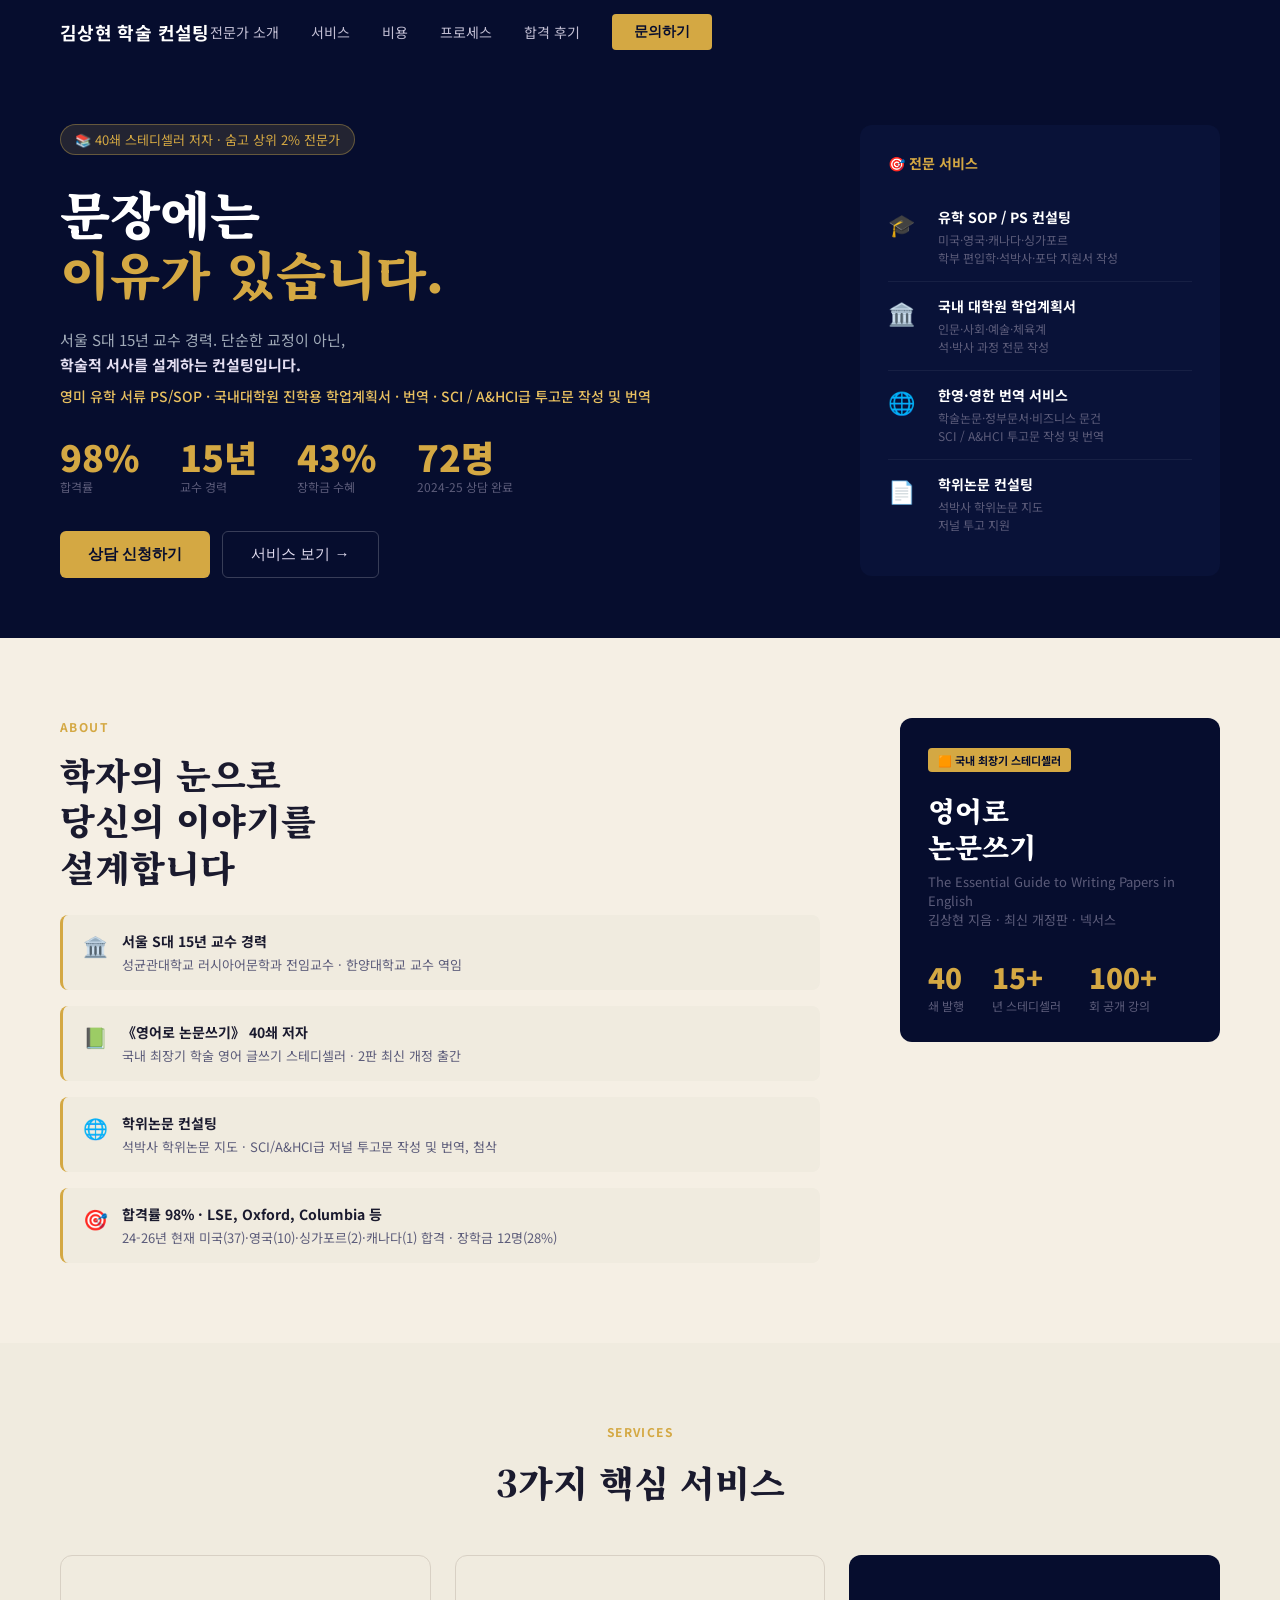
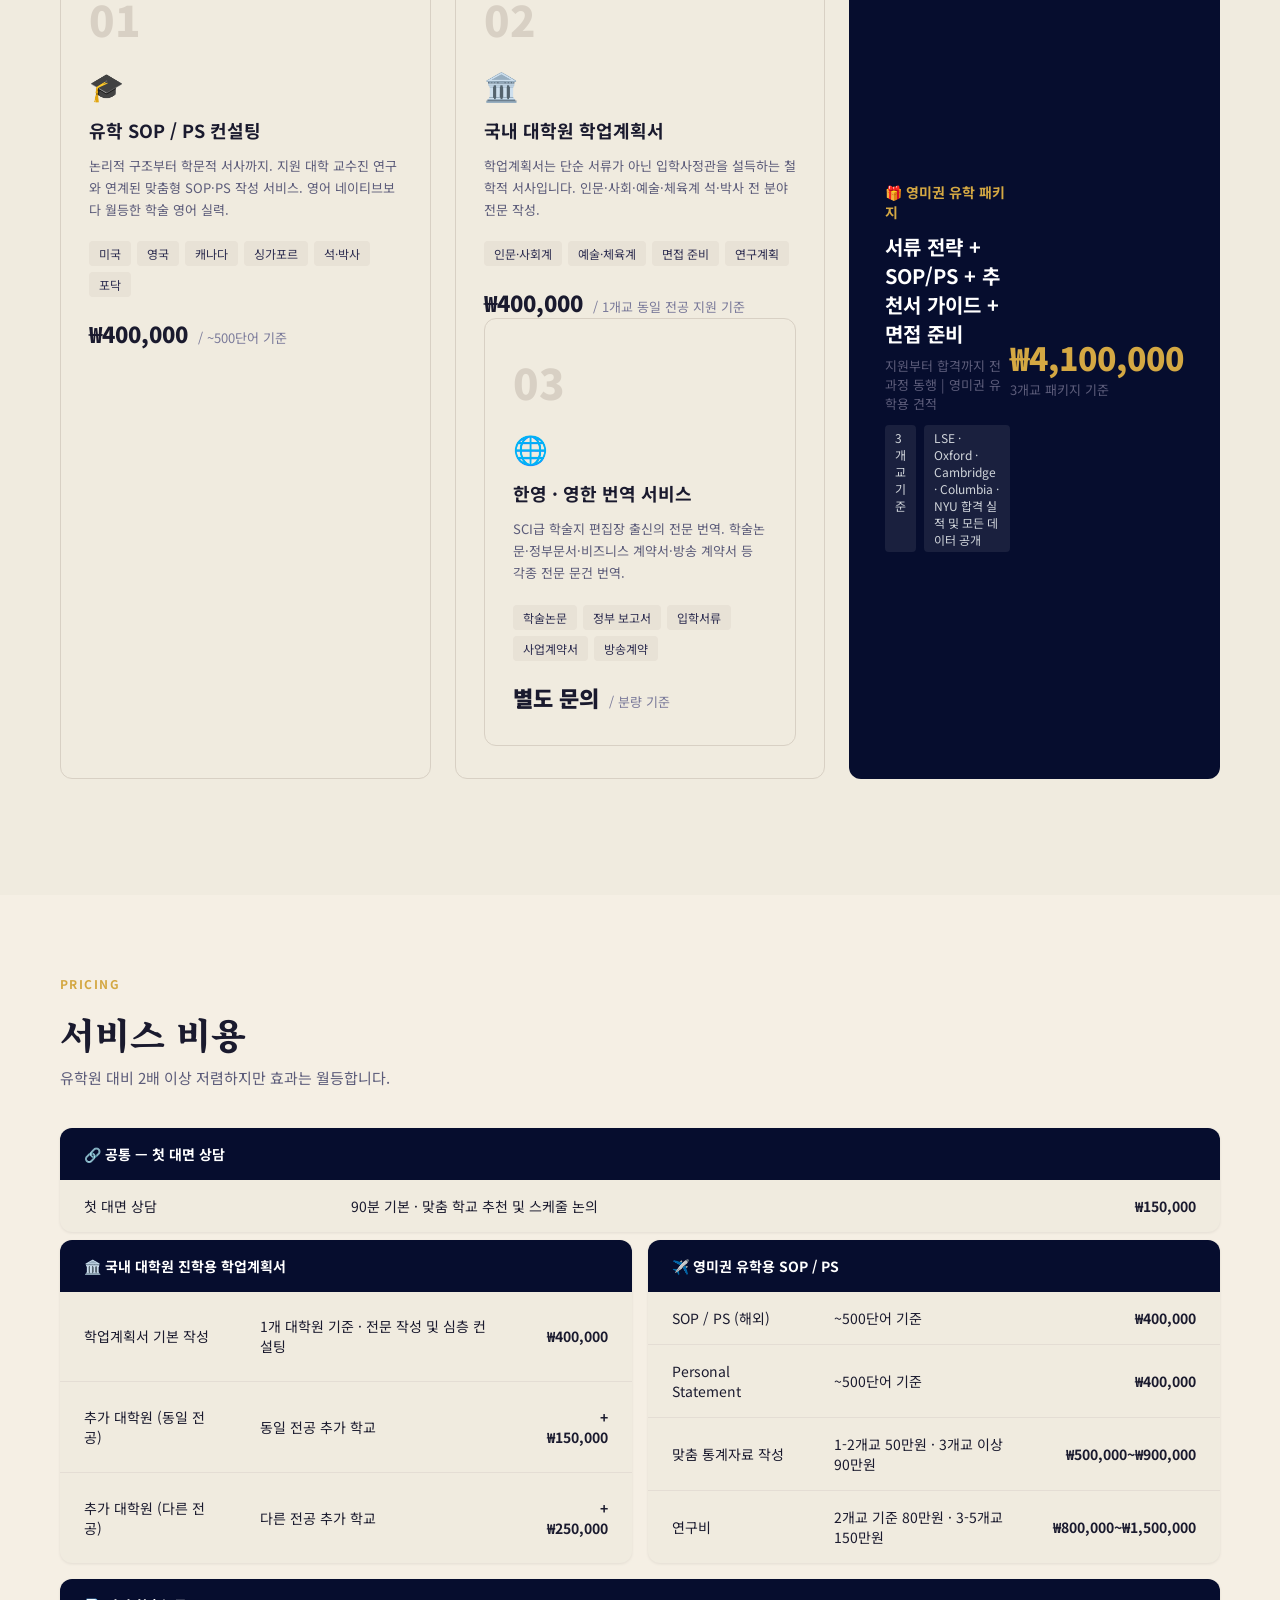
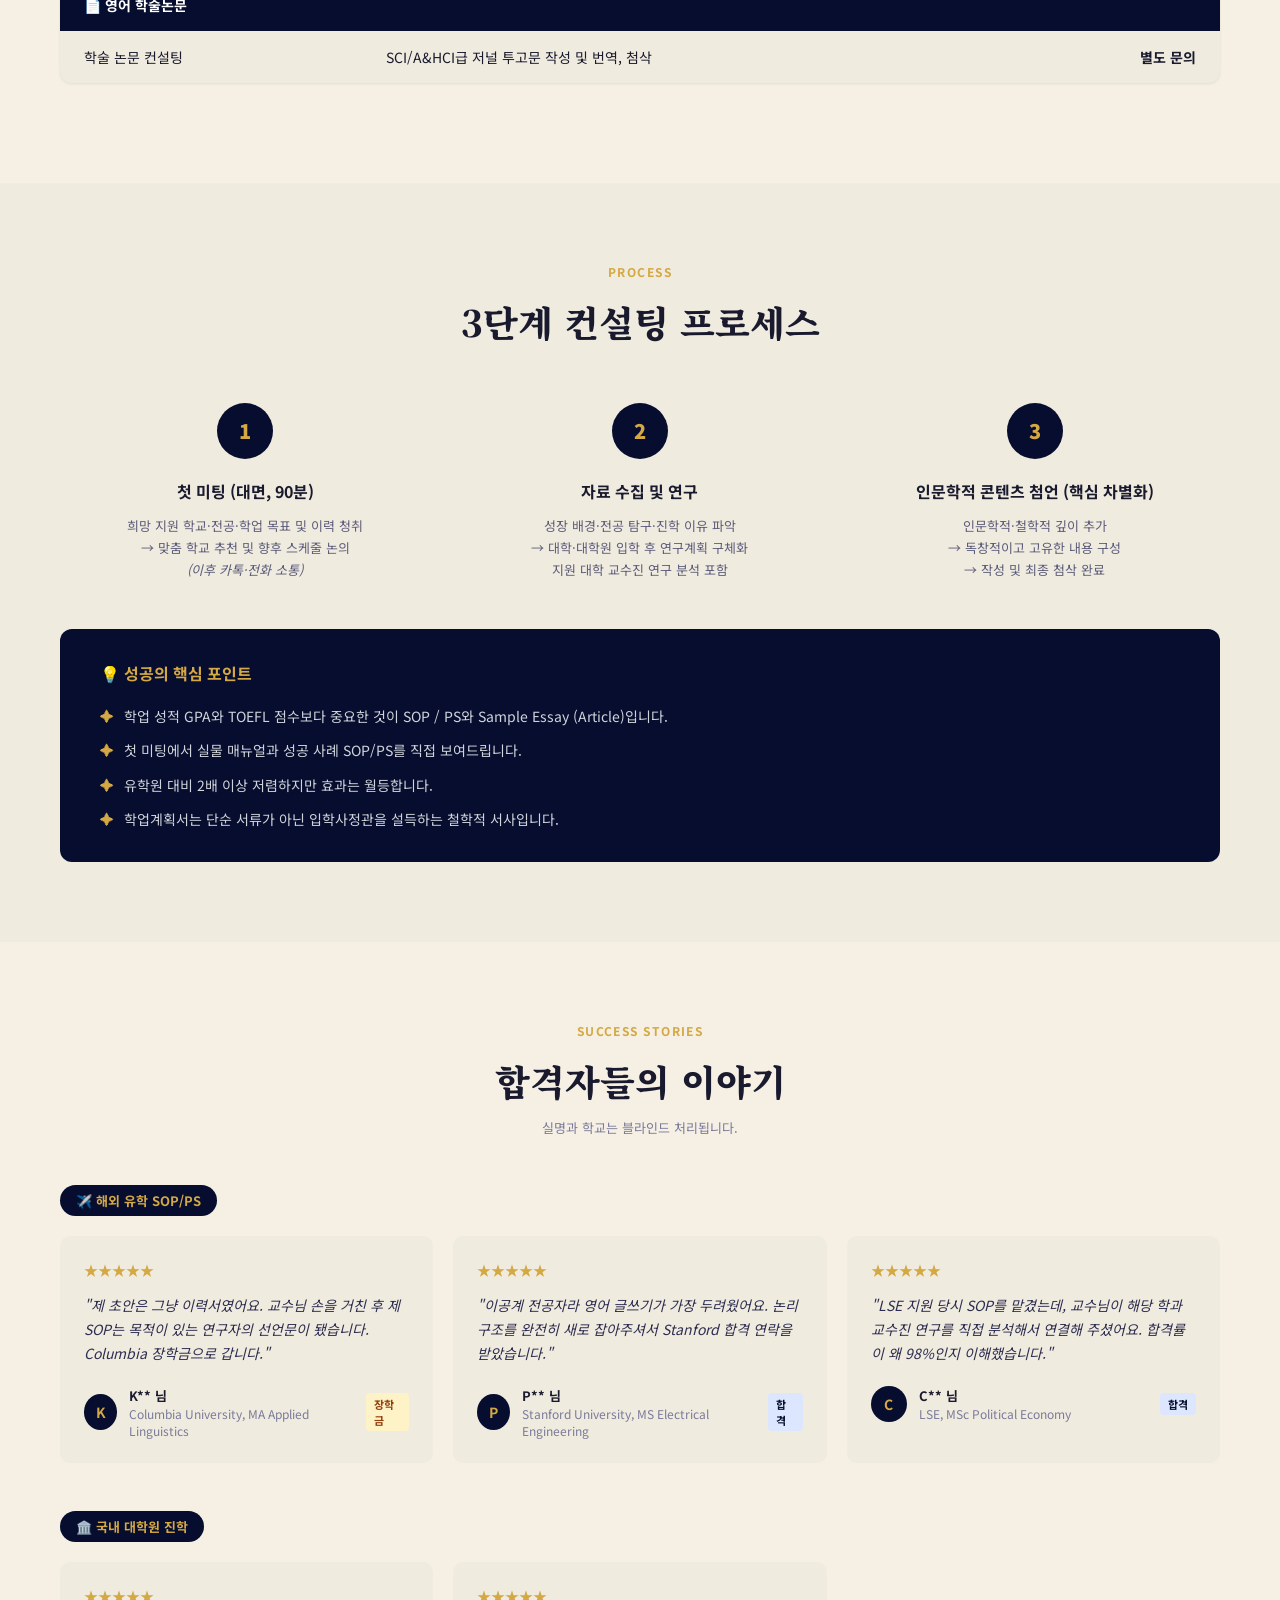
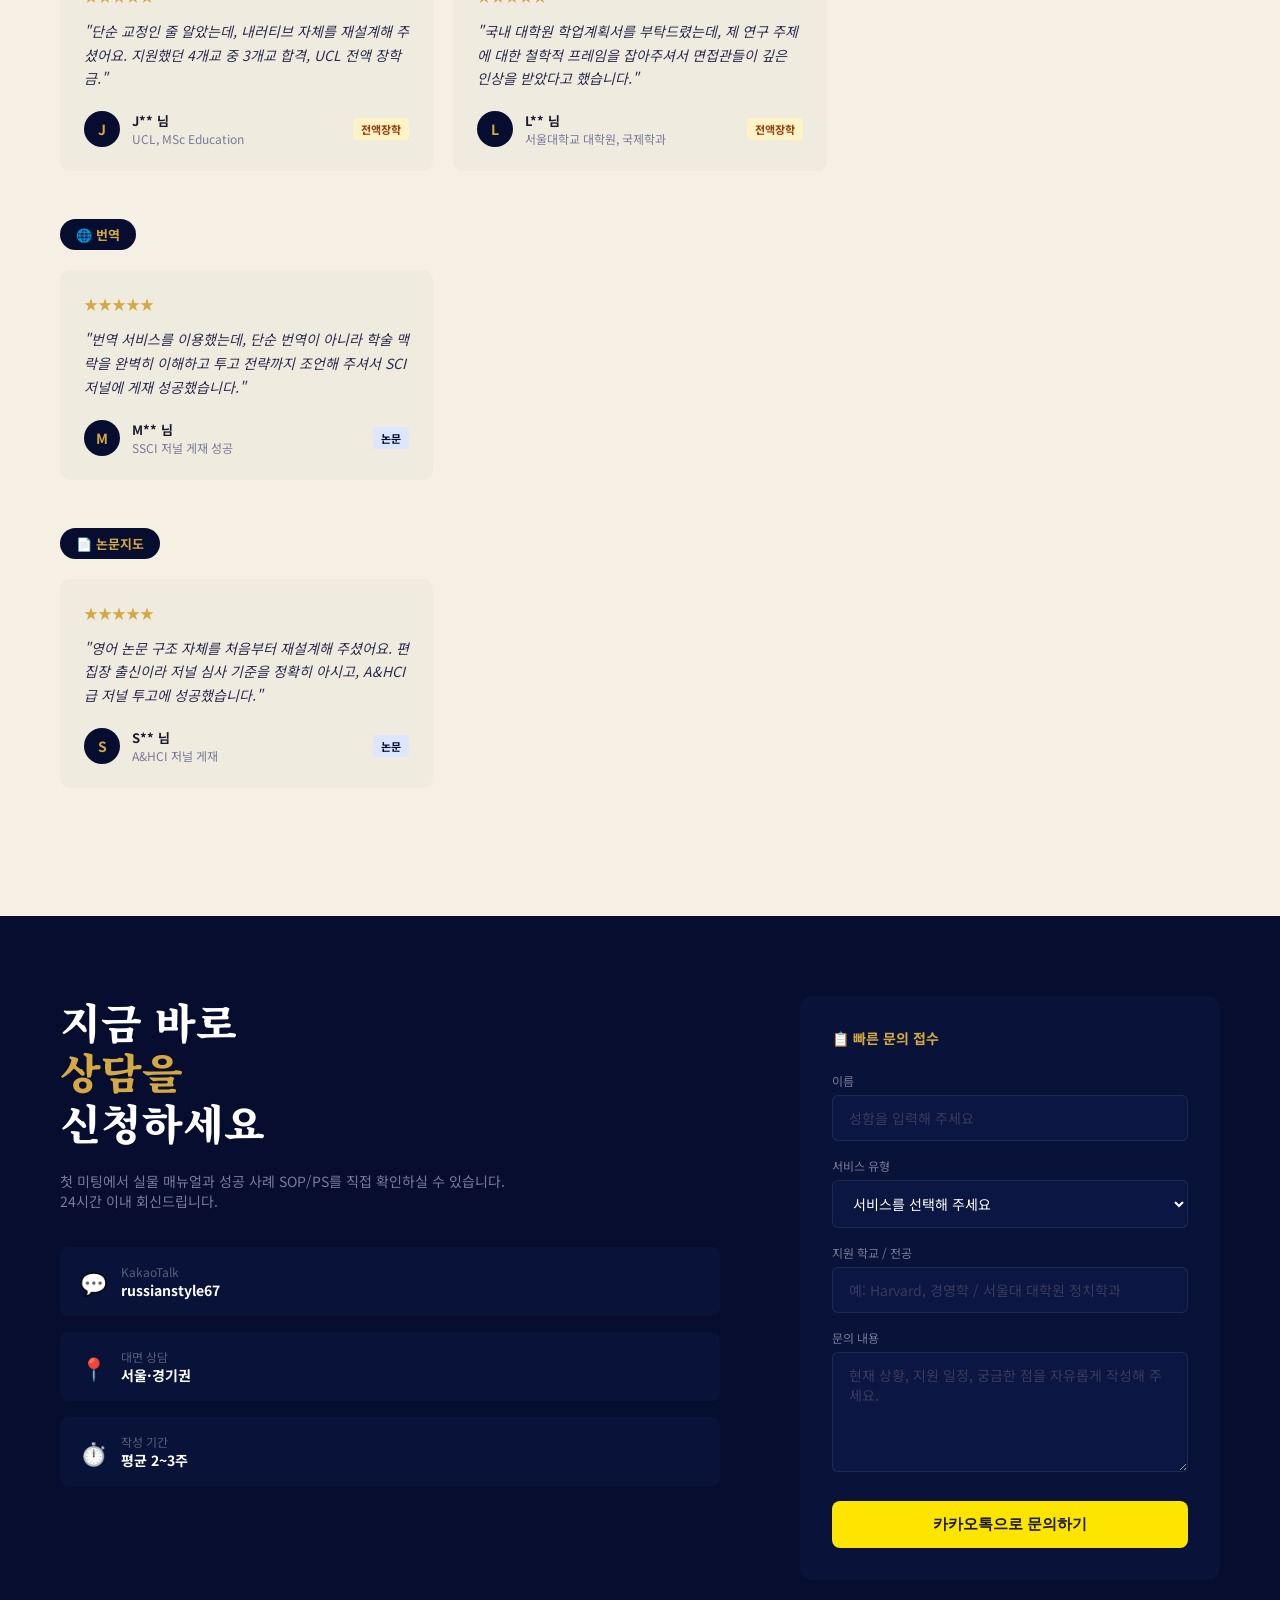
<file: TalkFile_김상현 학술 컨설팅.html.html>
<!DOCTYPE html>
<html lang="ko">
<head>
  <meta charset="UTF-8" />
  <meta name="viewport" content="width=device-width, initial-scale=1.0" />
  <title>김상현 학술 컨설팅</title>
  <link href="https://fonts.googleapis.com/css2?family=Noto+Serif+KR:wght@400;600;700;900&family=Noto+Sans+KR:wght@300;400;500;700&display=swap" rel="stylesheet" />
  <style>
    :root {
      --dark: #060d2e;
      --dark2: #091238;
      --dark3: #0c1642;
      --gold: #d4a843;
      --gold-light: #e8c060;
      --cream: #f5efe4;
      --text-light: #e4dff2;
      --text-muted: #9090b5;
      --accent: #d4a843;
    }
    * { margin: 0; padding: 0; box-sizing: border-box; }
    body { font-family: 'Noto Sans KR', sans-serif; background: var(--cream); color: #1a1a2e; }

    /* NAV */
    nav {
      background: var(--dark);
      display: flex;
      align-items: center;
      justify-con이렇ㄹtent: space-between;
      padding: 0 60px;
      height: 64px;
      position: sticky;
      top: 0;
      z-index: 100;
    }
    .nav-logo { color: white; font-weight: 700; font-size: 18px; letter-spacing: 0.02em; }
    .nav-links { display: flex; gap: 32px; align-items: center; }
    .nav-links a { color: var(--text-light); text-decoration: none; font-size: 14px; opacity: 0.85; transition: opacity 0.2s; }
    .nav-links a:hover { opacity: 1; }
    .btn-inquiry {
      background: var(--gold);
      color: var(--dark);
      border: none;
      padding: 9px 22px;
      border-radius: 4px;
      font-weight: 700;
      font-size: 14px;
      cursor: pointer;
      transition: background 0.2s;
    }
    .btn-inquiry:hover { background: var(--gold-light); }

    /* HERO */
    .hero {
      background: var(--dark);
      min-height: 520px;
      display: flex;
      align-items: center;
      padding: 60px;
      gap: 60px;
    }
    .hero-left { flex: 1; }
    .hero-badge {
      display: inline-flex;
      align-items: center;
      gap: 8px;
      background: rgba(201,168,76,0.15);
      border: 1px solid rgba(201,168,76,0.4);
      color: var(--gold);
      font-size: 13px;
      padding: 5px 14px;
      border-radius: 20px;
      margin-bottom: 28px;
    }
    .hero-title {
      font-family: 'Noto Serif KR', serif;
      color: white;
      font-size: 52px;
      font-weight: 900;
      line-height: 1.15;
      margin-bottom: 24px;
    }
    .hero-title span { color: var(--gold); }
    /* ★ 수정 1: 소개글 3번째 줄 변경 */
    .hero-desc {
      color: #a0aab8;
      font-size: 15px;
      line-height: 1.7;
      margin-bottom: 8px;
    }
    .hero-desc strong { color: var(--text-light); }
    .hero-services {
      color: var(--gold-light);
      font-size: 14px;
      font-weight: 500;
      margin-bottom: 32px;
    }
    .hero-stats { display: flex; gap: 40px; margin-bottom: 36px; }
    .hero-stat {}
    .hero-stat .num {
      font-size: 36px;
      font-weight: 900;
      color: var(--gold);
      line-height: 1;
    }
    .hero-stat .label { color: #5c5c7a; font-size: 12px; margin-top: 4px; }
    .hero-buttons { display: flex; gap: 12px; }
    .btn-primary {
      background: var(--gold);
      color: var(--dark);
      border: none;
      padding: 13px 28px;
      border-radius: 6px;
      font-weight: 700;
      font-size: 15px;
      cursor: pointer;
    }
    .btn-secondary {
      background: transparent;
      color: var(--text-light);
      border: 1px solid rgba(255,255,255,0.2);
      padding: 13px 28px;
      border-radius: 6px;
      font-size: 15px;
      cursor: pointer;
    }

    /* HERO RIGHT: 서비스 카드 */
    .hero-right {
      width: 360px;
      background: var(--dark2);
      border-radius: 12px;
      padding: 28px;
    }
    .service-list-title {
      color: var(--gold);
      font-size: 14px;
      font-weight: 700;
      margin-bottom: 20px;
      display: flex;
      align-items: center;
      gap: 8px;
    }
    .service-item {
      display: flex;
      gap: 14px;
      padding: 14px 0;
      border-bottom: 1px solid rgba(255,255,255,0.06);
    }
    .service-item:last-child { border-bottom: none; }
    .service-icon { font-size: 22px; width: 36px; flex-shrink: 0; }
    .service-item-title { color: white; font-size: 14px; font-weight: 700; margin-bottom: 4px; }
    .service-item-desc { color: #5c5c7a; font-size: 12px; line-height: 1.5; }

    /* ABOUT */
    .about {
      background: var(--cream);
      padding: 80px 60px;
      display: flex;
      gap: 80px;
      align-items: flex-start;
    }
    .about-left { flex: 1; }
    .section-label { color: var(--gold); font-size: 12px; font-weight: 700; letter-spacing: 0.12em; text-transform: uppercase; margin-bottom: 16px; }
    .about-title {
      font-family: 'Noto Serif KR', serif;
      font-size: 36px;
      font-weight: 900;
      line-height: 1.3;
      margin-bottom: 24px;
    }
    .about-desc { color: #3a3a5c; font-size: 15px; line-height: 1.8; margin-bottom: 32px; }
    .credential-list { display: flex; flex-direction: column; gap: 16px; }
    .credential-item {
      display: flex;
      gap: 14px;
      align-items: flex-start;
      background: #f0ebdf;
      border-radius: 8px;
      padding: 16px 20px;
      border-left: 3px solid var(--gold);
    }
    .credential-icon { font-size: 20px; }
    .credential-title { font-size: 14px; font-weight: 700; color: #1a1a2e; margin-bottom: 4px; }
    .credential-desc { font-size: 13px; color: #5c5c7a; }
    .about-right {
      width: 320px;
      background: var(--dark);
      border-radius: 12px;
      padding: 28px;
      color: white;
    }
    .bestseller-badge {
      background: var(--gold);
      color: var(--dark);
      font-size: 11px;
      font-weight: 700;
      padding: 4px 10px;
      border-radius: 4px;
      display: inline-block;
      margin-bottom: 20px;
    }
    .book-title {
      font-family: 'Noto Serif KR', serif;
      font-size: 28px;
      font-weight: 900;
      line-height: 1.3;
      margin-bottom: 8px;
    }
    .book-subtitle { color: #5c5c7a; font-size: 13px; margin-bottom: 28px; }
    .book-stats { display: flex; gap: 28px; }
    .book-stat .num { font-size: 28px; font-weight: 900; color: var(--gold); }
    .book-stat .label { font-size: 12px; color: #5c5c7a; }

    /* SERVICES */
    .services {
      background: #f0ebdf;
      padding: 80px 60px;
    }
    .services-header { text-align: center; margin-bottom: 48px; }
    .services-header h2 {
      font-family: 'Noto Serif KR', serif;
      font-size: 36px;
      font-weight: 900;
      margin-bottom: 12px;
    }
    .services-grid { display: grid; grid-template-columns: repeat(3, 1fr); gap: 24px; margin-bottom: 36px; }
    .service-card {
      border: 1px solid #d8d0c4;
      border-radius: 12px;
      padding: 32px 28px;
    }
    .service-num { font-size: 42px; font-weight: 900; color: #d8d0c4; margin-bottom: 16px; }
    .service-card-icon { font-size: 28px; margin-bottom: 12px; }
    .service-card-title { font-size: 18px; font-weight: 700; margin-bottom: 12px; }
    .service-card-desc { font-size: 13px; color: #5c5c7a; line-height: 1.7; margin-bottom: 20px; }
    .tag-list { display: flex; flex-wrap: wrap; gap: 6px; margin-bottom: 20px; }
    .tag {
      background: #e8e2d6;
      color: #2d2d50;
      font-size: 12px;
      padding: 4px 10px;
      border-radius: 4px;
    }
    .service-price { font-size: 22px; font-weight: 900; color: #1a1a2e; }
    .service-price span { font-size: 13px; color: #7a7a9a; font-weight: 400; margin-left: 4px; }
    .package-box {
      background: var(--dark);
      border-radius: 12px;
      padding: 28px 36px;
      display: flex;
      align-items: center;
      justify-content: space-between;
    }
    .package-box-left {}
    .package-label {
      display: flex;
      align-items: center;
      gap: 8px;
      color: var(--gold);
      font-size: 14px;
      font-weight: 700;
      margin-bottom: 10px;
    }
    .package-title { color: white; font-size: 20px; font-weight: 700; margin-bottom: 8px; }
    .package-desc { color: #5c5c7a; font-size: 13px; }
    .package-tags { display: flex; gap: 8px; margin-top: 12px; }
    .package-tag {
      background: rgba(255,255,255,0.08);
      color: #d1d5db;
      font-size: 12px;
      padding: 4px 10px;
      border-radius: 4px;
    }
    .package-price { color: var(--gold); font-size: 32px; font-weight: 900; text-align: right; }
    .package-price-label { color: #5c5c7a; font-size: 13px; }

    /* PRICING TABLE */
    .pricing {
      background: var(--cream);
      padding: 80px 60px;
    }
    .pricing h2 {
      font-family: 'Noto Serif KR', serif;
      font-size: 36px;
      font-weight: 900;
      margin-bottom: 8px;
    }
    .pricing-subtitle { color: #5c5c7a; font-size: 15px; margin-bottom: 40px; }
    .pricing-table { width: 100%; border-collapse: collapse; background: #f0ebdf; border-radius: 12px; overflow: hidden; box-shadow: 0 1px 3px rgba(0,0,0,0.08); }
    .pricing-table th { background: var(--dark); color: white; padding: 16px 24px; text-align: left; font-size: 14px; }
    .pricing-table td { padding: 16px 24px; border-bottom: 1px solid #e4ddd4; font-size: 14px; }
    .pricing-table tr:last-child td { border-bottom: none; }
    .pricing-table td:last-child { font-weight: 700; color: #1a1a2e; text-align: right; }
    .pricing-note {
      background: #f0ebdf;
      border-radius: 8px;
      padding: 20px 24px;
      margin-top: 20px;
      font-size: 13px;
      color: #5c5c7a;
      line-height: 1.8;
      border: 1px solid #d8d0c4;
    }

    /* PROCESS */
    .process {
      background: #f0ebdf;
      padding: 80px 60px;
    }
    .process-header { text-align: center; margin-bottom: 56px; }
    .process-header h2 {
      font-family: 'Noto Serif KR', serif;
      font-size: 36px;
      font-weight: 900;
      margin-bottom: 12px;
    }
    .process-steps { display: grid; grid-template-columns: repeat(3, 1fr); gap: 24px; margin-bottom: 48px; }
    .process-step { text-align: center; padding: 0 20px; }
    .step-num {
      width: 56px; height: 56px;
      background: var(--dark);
      color: var(--gold);
      border-radius: 50%;
      display: flex;
      align-items: center;
      justify-content: center;
      font-size: 20px;
      font-weight: 900;
      margin: 0 auto 20px;
    }
    .step-title { font-size: 16px; font-weight: 700; margin-bottom: 12px; }
    .step-desc { font-size: 13px; color: #5c5c7a; line-height: 1.7; }
    .process-highlight {
      background: var(--dark);
      border-radius: 12px;
      padding: 32px 40px;
    }
    .ph-title { color: var(--gold); font-size: 16px; font-weight: 700; margin-bottom: 20px; display: flex; align-items: center; gap: 10px; }
    .ph-items { display: flex; flex-direction: column; gap: 12px; }
    .ph-item { color: #d1d5db; font-size: 14px; display: flex; gap: 10px; line-height: 1.6; }
    .ph-item::before { content: "✦"; color: var(--gold); flex-shrink: 0; }

    /* SUCCESS STORIES */
    .stories { background: var(--cream); padding: 80px 60px; }
    .stories-header { text-align: center; margin-bottom: 12px; }
    .stories-header h2 {
      font-family: 'Noto Serif KR', serif;
      font-size: 36px;
      font-weight: 900;
      margin-bottom: 8px;
    }
    .stories-note { text-align: center; color: #7a7a9a; font-size: 13px; margin-bottom: 48px; }
    /* ★ 수정 9: 영역별 분류 */
    .stories-category { margin-bottom: 48px; }
    .category-label {
      display: inline-flex;
      align-items: center;
      gap: 8px;
      background: var(--dark);
      color: var(--gold);
      font-size: 13px;
      font-weight: 700;
      padding: 6px 16px;
      border-radius: 20px;
      margin-bottom: 20px;
    }
    .reviews-grid { display: grid; grid-template-columns: repeat(3, 1fr); gap: 20px; }
    .review-card {
      background: #f0ebdf;
      border-radius: 10px;
      padding: 24px;
    }
    .stars { color: var(--gold); font-size: 14px; margin-bottom: 14px; }
    .review-text { font-size: 14px; color: #2d2d50; line-height: 1.7; margin-bottom: 20px; font-style: italic; }
    .reviewer { display: flex; align-items: center; gap: 12px; }
    .reviewer-avatar {
      width: 36px; height: 36px;
      background: var(--dark);
      color: var(--gold);
      border-radius: 50%;
      display: flex;
      align-items: center;
      justify-content: center;
      font-weight: 700;
      font-size: 14px;
    }
    .reviewer-name { font-size: 13px; font-weight: 700; color: #1a1a2e; }
    .reviewer-school { font-size: 12px; color: #7a7a9a; }
    .reviewer-badge {
      margin-left: auto;
      background: #dde6ff;
      color: #060d2e;
      font-size: 11px;
      font-weight: 700;
      padding: 3px 8px;
      border-radius: 4px;
    }
    .reviewer-badge.scholarship { background: #fef3c7; color: #92400e; }

    /* CONTACT */
    .contact {
      background: var(--dark);
      padding: 80px 60px;
      display: flex;
      gap: 80px;
    }
    .contact-left { flex: 1; }
    .contact-title {
      font-family: 'Noto Serif KR', serif;
      font-size: 42px;
      font-weight: 900;
      color: white;
      line-height: 1.2;
      margin-bottom: 24px;
    }
    .contact-title span { color: var(--gold); }
    .contact-desc { color: #7a7a9a; font-size: 14px; margin-bottom: 36px; }
    .contact-info { display: flex; flex-direction: column; gap: 16px; }
    .contact-info-item {
      background: var(--dark2);
      border-radius: 8px;
      padding: 16px 20px;
      display: flex;
      gap: 14px;
      align-items: center;
    }
    .contact-info-icon { font-size: 22px; }
    .contact-info-label { color: #5c5c7a; font-size: 12px; }
    .contact-info-value { color: white; font-size: 14px; font-weight: 700; }
    .contact-right {
      width: 420px;
      background: var(--dark2);
      border-radius: 12px;
      padding: 32px;
    }
    .form-title { color: var(--gold); font-size: 14px; font-weight: 700; margin-bottom: 24px; display: flex; align-items: center; gap: 8px; }
    .form-group { margin-bottom: 16px; }
    .form-group label { color: #7a7a9a; font-size: 12px; display: block; margin-bottom: 6px; }
    .form-group input, .form-group select, .form-group textarea {
      width: 100%;
      background: var(--dark3);
      border: 1px solid rgba(255,255,255,0.08);
      border-radius: 6px;
      padding: 12px 16px;
      color: white;
      font-size: 14px;
      font-family: 'Noto Sans KR', sans-serif;
    }
    .form-group textarea { height: 120px; resize: vertical; }
    .form-group input::placeholder, .form-group textarea::placeholder { color: #3a3a5c; }
    .btn-kakao {
      width: 100%;
      background: #FEE500;
      color: #191919;
      border: none;
      padding: 14px;
      border-radius: 8px;
      font-weight: 700;
      font-size: 15px;
      cursor: pointer;
      margin-top: 8px;
    }
  </style>
</head>
<body>

<!-- NAV -->
<nav>
  <div class="nav-logo">김상현 학술 컨설팅</div>
  <div class="nav-links">
    <a href="#">전문가 소개</a>
    <a href="#">서비스</a>
    <a href="#">비용</a>
    <a href="#">프로세스</a>
    <a href="#">합격 후기</a>
    <button class="btn-inquiry">문의하기</button>
  </div>
</nav>

<!-- HERO -->
<section class="hero">
  <div class="hero-left">
    <div class="hero-badge">📚 40쇄 스테디셀러 저자 · 숨고 상위 2% 전문가</div>
    <h1 class="hero-title">문장에는<br><span>이유가 있습니다.</span></h1>
    <p class="hero-desc">서울 S대 15년 교수 경력. 단순한 교정이 아닌,<br><strong>학술적 서사를 설계하는 컨설팅입니다.</strong></p>
    <!-- ★ 수정 1: 소개글 3번째 줄 변경 -->
    <p class="hero-services">영미 유학 서류 PS/SOP · 국내대학원 진학용 학업계획서 · 번역 · SCI / A&amp;HCI급 투고문 작성 및 번역</p>
    <!-- ★ 수정 2: 38명 → 72명 -->
    <div class="hero-stats">
      <div class="hero-stat"><div class="num">98%</div><div class="label">합격률</div></div>
      <div class="hero-stat"><div class="num">15년</div><div class="label">교수 경력</div></div>
      <div class="hero-stat"><div class="num">43%</div><div class="label">장학금 수혜</div></div>
      <div class="hero-stat"><div class="num">72명</div><div class="label">2024-25 상담 완료</div></div>
    </div>
    <div class="hero-buttons">
      <button class="btn-primary">상담 신청하기</button>
      <button class="btn-secondary">서비스 보기 →</button>
    </div>
  </div>
  <div class="hero-right">
    <div class="service-list-title">🎯 전문 서비스</div>
    <div class="service-item">
      <div class="service-icon">🎓</div>
      <div>
        <div class="service-item-title">유학 SOP / PS 컨설팅</div>
        <div class="service-item-desc">미국·영국·캐나다·싱가포르<br>학부 편입학·석박사·포닥 지원서 작성</div>
      </div>
    </div>
    <div class="service-item">
      <div class="service-icon">🏛️</div>
      <div>
        <div class="service-item-title">국내 대학원 학업계획서</div>
        <div class="service-item-desc">인문·사회·예술·체육계<br>석·박사 과정 전문 작성</div>
      </div>
    </div>
    <div class="service-item">
      <div class="service-icon">🌐</div>
      <div>
        <div class="service-item-title">한영·영한 번역 서비스</div>
        <div class="service-item-desc">학술논문·정부문서·비즈니스 문건<br>SCI / A&amp;HCI 투고문 작성 및 번역</div>
      </div>
    </div>
    <div class="service-item">
      <div class="service-icon">📄</div>
      <div>
        <div class="service-item-title">학위논문 컨설팅</div>
        <div class="service-item-desc">석박사 학위논문 지도<br>저널 투고 지원</div>
      </div>
    </div>
  </div>
</section>

<!-- ABOUT -->
<section class="about">
  <div class="about-left">
    <div class="section-label">ABOUT</div>
    <h2 class="about-title">학자의 눈으로<br>당신의 이야기를<br>설계합니다</h2>
    <div class="credential-list">
      <div class="credential-item">
        <div class="credential-icon">🏛️</div>
        <div>
          <div class="credential-title">서울 S대 15년 교수 경력</div>
          <div class="credential-desc">성균관대학교 러시아어문학과 전임교수 · 한양대학교 교수 역임</div>
        </div>
      </div>
      <div class="credential-item">
        <div class="credential-icon">📗</div>
        <div>
          <div class="credential-title">《영어로 논문쓰기》 40쇄 저자</div>
          <div class="credential-desc">국내 최장기 학술 영어 글쓰기 스테디셀러 · 2판 최신 개정 출간</div>
        </div>
      </div>
      <div class="credential-item">
        <div class="credential-icon">🌐</div>
        <div>
          <div class="credential-title">학위논문 컨설팅</div>
          <div class="credential-desc">석박사 학위논문 지도 · SCI/A&amp;HCI급 저널 투고문 작성 및 번역, 첨삭</div>
        </div>
      </div>
      <div class="credential-item">
        <div class="credential-icon">🎯</div>
        <div>
          <div class="credential-title">합격률 98% · LSE, Oxford, Columbia 등</div>
          <div class="credential-desc">24-26년 현재 미국(37)·영국(10)·싱가포르(2)·캐나다(1) 합격 · 장학금 12명(28%)</div>
        </div>
      </div>
    </div>
  </div>
  <div class="about-right">
    <div class="bestseller-badge">🟧 국내 최장기 스테디셀러</div>
    <div class="book-title">영어로<br>논문쓰기</div>
    <div class="book-subtitle">The Essential Guide to Writing Papers in English<br>김상현 지음 · 최신 개정판 · 넥서스</div>
    <div class="book-stats">
      <div class="book-stat"><div class="num">40</div><div class="label">쇄 발행</div></div>
      <div class="book-stat"><div class="num">15+</div><div class="label">년 스테디셀러</div></div>
      <div class="book-stat"><div class="num">100+</div><div class="label">회 공개 강의</div></div>
    </div>
  </div>
</section>

<!-- SERVICES -->
<section class="services">
  <div class="services-header">
    <div class="section-label">SERVICES</div>
    <h2>3가지 핵심 서비스</h2>
  </div>
  <div class="services-grid">
    <!-- ★ 수정 3,4: MBA 삭제, 자연계 삭제 -->
    <div class="service-card">
      <div class="service-num">01</div>
      <div class="service-card-icon">🎓</div>
      <div class="service-card-title">유학 SOP / PS 컨설팅</div>
      <p class="service-card-desc">논리적 구조부터 학문적 서사까지. 지원 대학 교수진 연구와 연계된 맞춤형 SOP·PS 작성 서비스. 영어 네이티브보다 월등한 학술 영어 실력.</p>
      <div class="tag-list">
        <span class="tag">미국</span>
        <span class="tag">영국</span>
        <span class="tag">캐나다</span>
        <span class="tag">싱가포르</span>
        <span class="tag">석·박사</span>
        <span class="tag">포닥</span>
      </div>
      <div class="service-price">₩400,000 <span>/ ~500단어 기준</span></div>
    </div>
    <!-- ★ 수정 5: 1개교 동일 전공 지원 기준, 자연계 삭제 -->
    <div class="service-card">
      <div class="service-num">02</div>
      <div class="service-card-icon">🏛️</div>
      <div class="service-card-title">국내 대학원 학업계획서</div>
      <p class="service-card-desc">학업계획서는 단순 서류가 아닌 입학사정관을 설득하는 철학적 서사입니다. 인문·사회·예술·체육계 석·박사 전 분야 전문 작성.</p>
      <div class="tag-list">
        <span class="tag">인문·사회계</span>
        <span class="tag">예술·체육계</span>
        <span class="tag">면접 준비</span>
        <span class="tag">연구계획</span>
      </div>
      <div class="service-price">₩400,000 <span>/ 1개교 동일 전공 지원 기준</span></div>
    <div class="service-card">
      <div class="service-num">03</div>
      <div class="service-card-icon">🌐</div>
      <div class="service-card-title">한영 · 영한 번역 서비스</div>
      <p class="service-card-desc">SCI급 학술지 편집장 출신의 전문 번역. 학술논문·정부문서·비즈니스 계약서·방송 계약서 등 각종 전문 문건 번역.</p>
      <div class="tag-list">
        <span class="tag">학술논문</span>
        <span class="tag">정부 보고서</span>
        <span class="tag">입학서류</span>
        <span class="tag">사업계약서</span>
        <span class="tag">방송계약</span>
      </div>
      <div class="service-price">별도 문의 <span>/ 분량 기준</span></div>
    </div>
  </div>
  <!-- PACKAGE -->
  <div class="package-box">
    <div class="package-box-left">
      <div class="package-label">🎁 영미권 유학 패키지</div>
      <div class="package-title">서류 전략 + SOP/PS + 추천서 가이드 + 면접 준비</div>
      <p class="package-desc">지원부터 합격까지 전 과정 동행 | 영미권 유학용 견적</p>
      <div class="package-tags">
        <span class="package-tag">3개교 기준</span>
        <span class="package-tag">LSE · Oxford · Cambridge · Columbia · NYU 합격 실적 및 모든 데이터 공개</span>
      </div>
    </div>
    <div>
      <div class="package-price">₩4,100,000</div>
      <div class="package-price-label">3개교 패키지 기준</div>
    </div>
  </div>
</section>

<!-- PRICING TABLE -->
<section class="pricing">
  <div class="section-label">PRICING</div>
  <h2>서비스 비용</h2>
  <p class="pricing-subtitle">유학원 대비 2배 이상 저렴하지만 효과는 월등합니다.</p>
  <!-- 공통 항목 -->
  <table class="pricing-table" style="margin-bottom: 8px;">
    <thead>
      <tr>
        <th colspan="3">🔗 공통 — 첫 대면 상담</th>
      </tr>
    </thead>
    <tbody>
      <tr><td>첫 대면 상담</td><td>90분 기본 · 맞춤 학교 추천 및 스케줄 논의</td><td>₩150,000</td></tr>
    </tbody>
  </table>

  <div style="display: grid; grid-template-columns: 1fr 1fr; gap: 16px; margin-bottom: 16px;">

    <!-- 국내 대학원 진학용 -->
    <table class="pricing-table">
      <thead>
        <tr><th colspan="3">🏛️ 국내 대학원 진학용 학업계획서</th></tr>
      </thead>
      <tbody>
        <tr><td>학업계획서 기본 작성</td><td>1개 대학원 기준 · 전문 작성 및 심층 컨설팅</td><td>₩400,000</td></tr>
        <tr><td>추가 대학원 (동일 전공)</td><td>동일 전공 추가 학교</td><td>+₩150,000</td></tr>
        <tr><td>추가 대학원 (다른 전공)</td><td>다른 전공 추가 학교</td><td>+₩250,000</td></tr>
      </tbody>
    </table>

    <!-- 영미권 유학용 -->
    <table class="pricing-table">
      <thead>
        <tr><th colspan="3">✈️ 영미권 유학용 SOP / PS</th></tr>
      </thead>
      <tbody>
        <tr><td>SOP / PS (해외)</td><td>~500단어 기준</td><td>₩400,000</td></tr>
        <tr><td>Personal Statement</td><td>~500단어 기준</td><td>₩400,000</td></tr>
        <tr><td>맞춤 통계자료 작성</td><td>1-2개교 50만원 · 3개교 이상 90만원</td><td>₩500,000~₩900,000</td></tr>
        <tr><td>연구비</td><td>2개교 기준 80만원 · 3-5개교 150만원</td><td>₩800,000~₩1,500,000</td></tr>
      </tbody>
    </table>

  </div>

  <!-- 영어 학술논문 -->
  <table class="pricing-table" style="margin-bottom: 20px;">
    <thead>
      <tr><th colspan="3">📄 영어 학술논문</th></tr>
    </thead>
    <tbody>
      <tr><td>학술 논문 컨설팅</td><td>SCI/A&amp;HCI급 저널 투고문 작성 및 번역, 첨삭</td><td>별도 문의</td></tr>
    </tbody>
  </table>

</section>

<!-- PROCESS -->
<section class="process">
  <div class="process-header">
    <div class="section-label">PROCESS</div>
    <h2>3단계 컨설팅 프로세스</h2>
  </div>
  <div class="process-steps">
    <div class="process-step">
      <div class="step-num">1</div>
      <div class="step-title">첫 미팅 (대면, 90분)</div>
      <p class="step-desc">희망 지원 학교·전공·학업 목표 및 이력 청취<br>→ 맞춤 학교 추천 및 향후 스케줄 논의<br><em>(이후 카톡·전화 소통)</em></p>
    </div>
    <div class="process-step">
      <div class="step-num">2</div>
      <div class="step-title">자료 수집 및 연구</div>
      <p class="step-desc">성장 배경·전공 탐구·진학 이유 파악<br>→ 대학·대학원 입학 후 연구계획 구체화<br>지원 대학 교수진 연구 분석 포함</p>
    </div>
    <div class="process-step">
      <div class="step-num">3</div>
      <!-- ★ 수정 8: 핵심 차별화 하단 빨간 부분 삭제 (에피그라프 관련 내용 삭제) -->
      <div class="step-title">인문학적 콘텐츠 첨언 (핵심 차별화)</div>
      <p class="step-desc">인문학적·철학적 깊이 추가<br>→ 독창적이고 고유한 내용 구성<br>→ 작성 및 최종 첨삭 완료</p>
    </div>
  </div>
  <!-- ★ 수정 7: 6쪽 하단 Sample Essay → Sample Essay (Article) -->
  <div class="process-highlight">
    <div class="ph-title">💡 성공의 핵심 포인트</div>
    <div class="ph-items">
      <div class="ph-item">학업 성적 GPA와 TOEFL 점수보다 중요한 것이 SOP / PS와 Sample Essay (Article)입니다.</div>
      <div class="ph-item">첫 미팅에서 실물 매뉴얼과 성공 사례 SOP/PS를 직접 보여드립니다.</div>
      <div class="ph-item">유학원 대비 2배 이상 저렴하지만 효과는 월등합니다.</div>
      <div class="ph-item">학업계획서는 단순 서류가 아닌 입학사정관을 설득하는 철학적 서사입니다.</div>
    </div>
  </div>
</section>

<!-- SUCCESS STORIES — 영역별 분류 -->
<section class="stories">
  <div class="stories-header">
    <div class="section-label">SUCCESS STORIES</div>
    <h2>합격자들의 이야기</h2>
  </div>
  <p class="stories-note">실명과 학교는 블라인드 처리됩니다.</p>

  <!-- 해외 유학 SOP/PS -->
  <div class="stories-category">
    <div class="category-label">✈️ 해외 유학 SOP/PS</div>
    <div class="reviews-grid">
      <div class="review-card">
        <div class="stars">★★★★★</div>
        <p class="review-text">"제 초안은 그냥 이력서였어요. 교수님 손을 거친 후 제 SOP는 목적이 있는 연구자의 선언문이 됐습니다. Columbia 장학금으로 갑니다."</p>
        <div class="reviewer">
          <div class="reviewer-avatar">K</div>
          <div>
            <div class="reviewer-name">K** 님</div>
            <div class="reviewer-school">Columbia University, MA Applied Linguistics</div>
          </div>
          <div class="reviewer-badge scholarship">장학금</div>
        </div>
      </div>
      <div class="review-card">
        <div class="stars">★★★★★</div>
        <p class="review-text">"이공계 전공자라 영어 글쓰기가 가장 두려웠어요. 논리 구조를 완전히 새로 잡아주셔서 Stanford 합격 연락을 받았습니다."</p>
        <div class="reviewer">
          <div class="reviewer-avatar">P</div>
          <div>
            <div class="reviewer-name">P** 님</div>
            <div class="reviewer-school">Stanford University, MS Electrical Engineering</div>
          </div>
          <div class="reviewer-badge">합격</div>
        </div>
      </div>
      <div class="review-card">
        <div class="stars">★★★★★</div>
        <p class="review-text">"LSE 지원 당시 SOP를 맡겼는데, 교수님이 해당 학과 교수진 연구를 직접 분석해서 연결해 주셨어요. 합격률이 왜 98%인지 이해했습니다."</p>
        <div class="reviewer">
          <div class="reviewer-avatar">C</div>
          <div>
            <div class="reviewer-name">C** 님</div>
            <div class="reviewer-school">LSE, MSc Political Economy</div>
          </div>
          <div class="reviewer-badge">합격</div>
        </div>
      </div>
    </div>
  </div>

  <!-- 국내 대학원 진학 -->
  <div class="stories-category">
    <div class="category-label">🏛️ 국내 대학원 진학</div>
    <div class="reviews-grid">
      <div class="review-card">
        <div class="stars">★★★★★</div>
        <p class="review-text">"단순 교정인 줄 알았는데, 내러티브 자체를 재설계해 주셨어요. 지원했던 4개교 중 3개교 합격, UCL 전액 장학금."</p>
        <div class="reviewer">
          <div class="reviewer-avatar">J</div>
          <div>
            <div class="reviewer-name">J** 님</div>
            <div class="reviewer-school">UCL, MSc Education</div>
          </div>
          <div class="reviewer-badge scholarship">전액장학</div>
        </div>
      </div>
      <div class="review-card">
        <div class="stars">★★★★★</div>
        <p class="review-text">"국내 대학원 학업계획서를 부탁드렸는데, 제 연구 주제에 대한 철학적 프레임을 잡아주셔서 면접관들이 깊은 인상을 받았다고 했습니다."</p>
        <div class="reviewer">
          <div class="reviewer-avatar">L</div>
          <div>
            <div class="reviewer-name">L** 님</div>
            <div class="reviewer-school">서울대학교 대학원, 국제학과</div>
          </div>
          <div class="reviewer-badge scholarship">전액장학</div>
        </div>
      </div>
    </div>
  </div>

  <!-- 번역 -->
  <div class="stories-category">
    <div class="category-label">🌐 번역</div>
    <div class="reviews-grid">
      <div class="review-card">
        <div class="stars">★★★★★</div>
        <p class="review-text">"번역 서비스를 이용했는데, 단순 번역이 아니라 학술 맥락을 완벽히 이해하고 투고 전략까지 조언해 주셔서 SCI 저널에 게재 성공했습니다."</p>
        <div class="reviewer">
          <div class="reviewer-avatar">M</div>
          <div>
            <div class="reviewer-name">M** 님</div>
            <div class="reviewer-school">SSCI 저널 게재 성공</div>
          </div>
          <div class="reviewer-badge">논문</div>
        </div>
      </div>
    </div>
  </div>

  <!-- 논문지도 -->
  <div class="stories-category">
    <div class="category-label">📄 논문지도</div>
    <div class="reviews-grid">
      <div class="review-card">
        <div class="stars">★★★★★</div>
        <p class="review-text">"영어 논문 구조 자체를 처음부터 재설계해 주셨어요. 편집장 출신이라 저널 심사 기준을 정확히 아시고, A&amp;HCI급 저널 투고에 성공했습니다."</p>
        <div class="reviewer">
          <div class="reviewer-avatar">S</div>
          <div>
            <div class="reviewer-name">S** 님</div>
            <div class="reviewer-school">A&amp;HCI 저널 게재</div>
          </div>
          <div class="reviewer-badge">논문</div>
        </div>
      </div>
    </div>
  </div>
</section>

<!-- CONTACT -->
<section class="contact">
  <div class="contact-left">
    <!-- ★ 수정 10: "무료" 삭제, 서울·경기권으로 변경 -->
    <h2 class="contact-title">지금 바로<br><span>상담을</span><br>신청하세요</h2>
    <p class="contact-desc">첫 미팅에서 실물 매뉴얼과 성공 사례 SOP/PS를 직접 확인하실 수 있습니다.<br>24시간 이내 회신드립니다.</p>
    <div class="contact-info">
      <div class="contact-info-item">
        <div class="contact-info-icon">💬</div>
        <div>
          <div class="contact-info-label">KakaoTalk</div>
          <div class="contact-info-value">russianstyle67</div>
        </div>
      </div>
      <div class="contact-info-item">
        <div class="contact-info-icon">📍</div>
        <div>
          <div class="contact-info-label">대면 상담</div>
          <!-- ★ 수정 10: 서울·경기권 -->
          <div class="contact-info-value">서울·경기권</div>
        </div>
      </div>
      <div class="contact-info-item">
        <div class="contact-info-icon">⏱️</div>
        <div>
          <div class="contact-info-label">작성 기간</div>
          <div class="contact-info-value">평균 2~3주</div>
        </div>
      </div>
    </div>
  </div>
  <div class="contact-right">
    <div class="form-title">📋 빠른 문의 접수</div>
    <div class="form-group">
      <label>이름</label>
      <input type="text" placeholder="성함을 입력해 주세요" />
    </div>
    <div class="form-group">
      <label>서비스 유형</label>
      <select>
        <option value="">서비스를 선택해 주세요</option>
        <option>유학 SOP/PS</option>
        <option>국내 대학원 학업계획서</option>
        <option>번역</option>
        <option>논문 컨설팅</option>
        <option>대학원 입시 패키지</option>
      </select>
    </div>
    <div class="form-group">
      <label>지원 학교 / 전공</label>
      <input type="text" placeholder="예: Harvard, 경영학 / 서울대 대학원 정치학과" />
    </div>
    <div class="form-group">
      <label>문의 내용</label>
      <textarea placeholder="현재 상황, 지원 일정, 궁금한 점을 자유롭게 작성해 주세요."></textarea>
    </div>
    <button class="btn-kakao">카카오톡으로 문의하기</button>
  </div>
</section>

</body>
</html>
</file>
